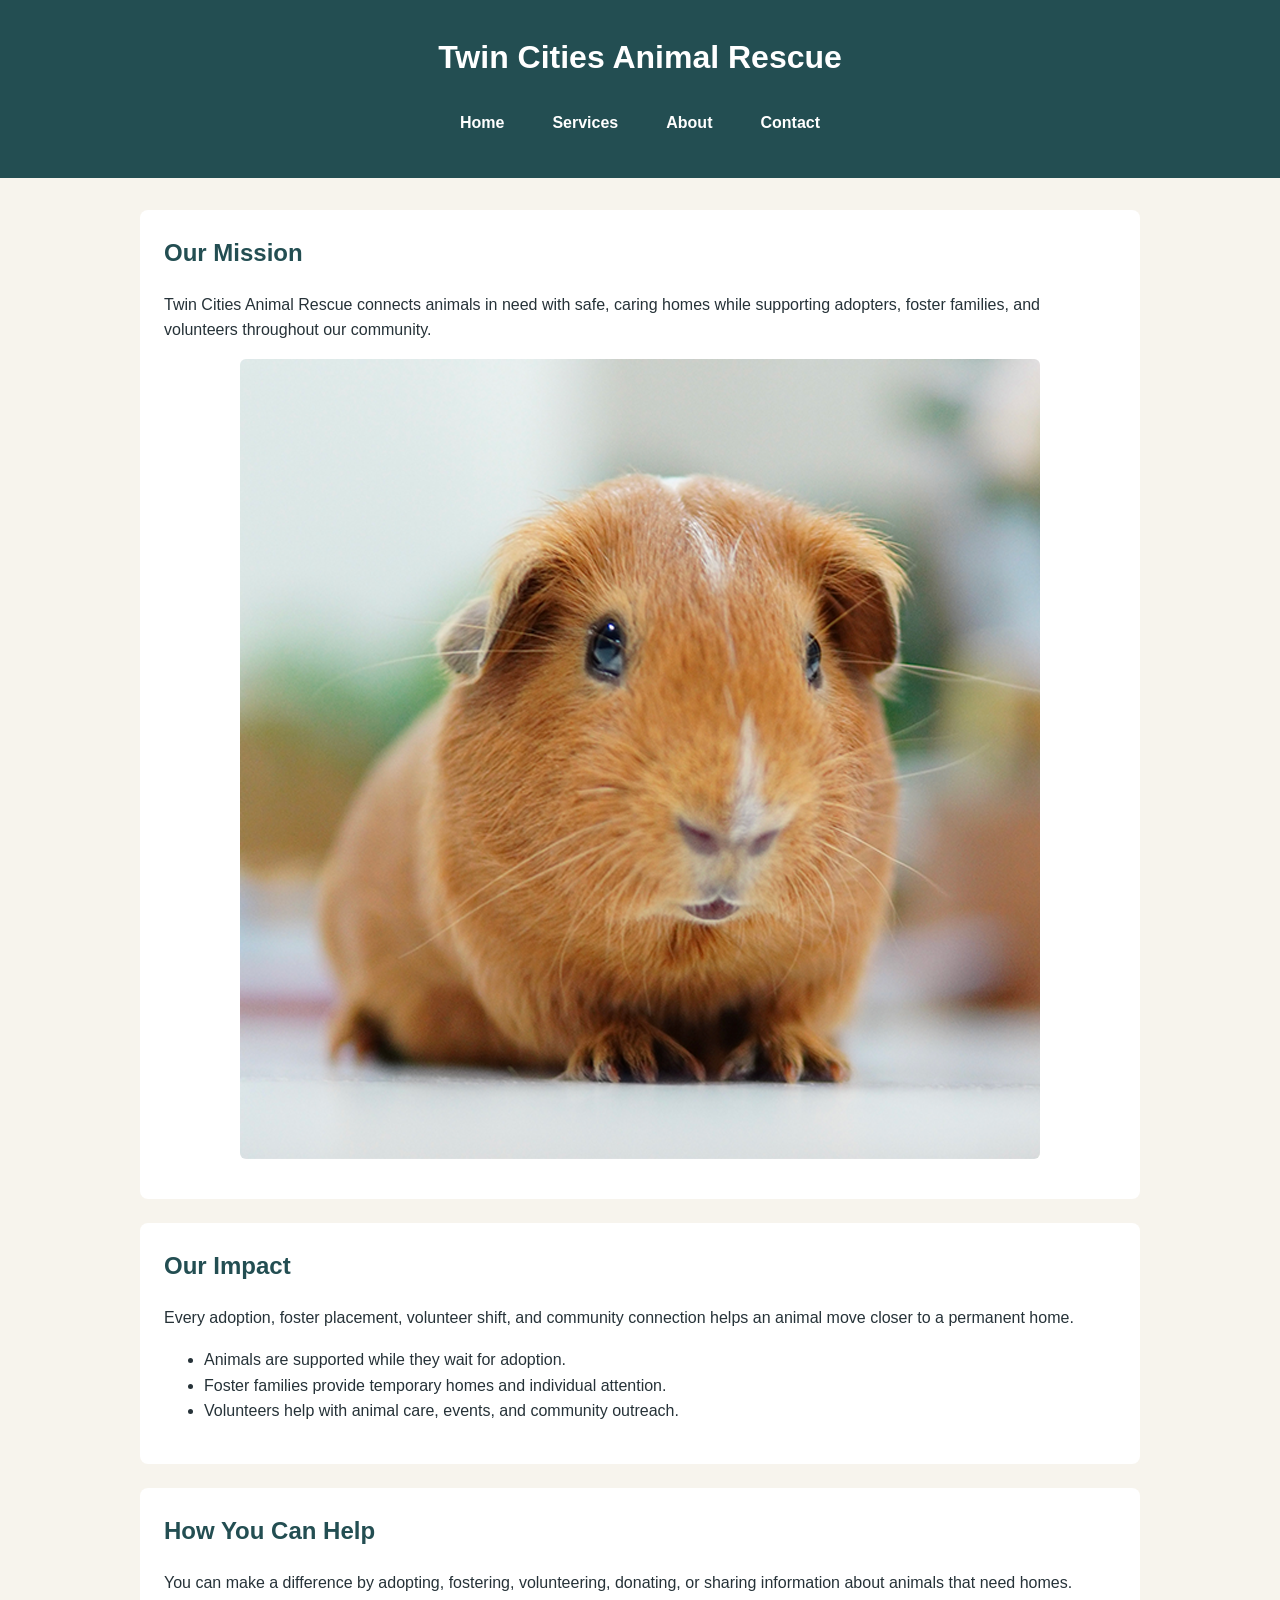
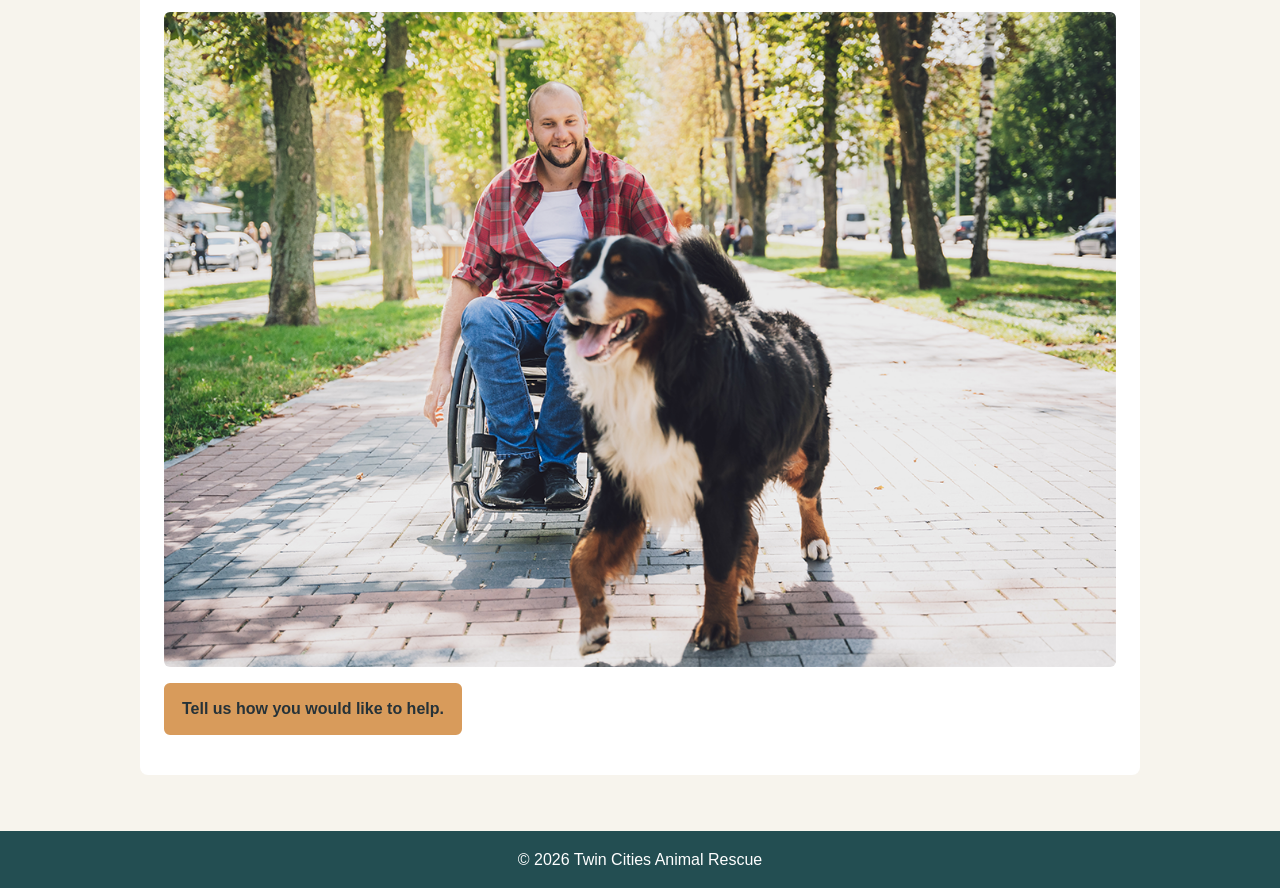
<file: index.html>
<!DOCTYPE html>
<html lang="en">
<head>
  <meta charset="UTF-8">
  <meta name="viewport" content="width=device-width, initial-scale=1.0">
  <title>Twin Cities Animal Rescue | Home</title>
  <link rel="stylesheet" href="styles.css">
</head>
<body>
  <header>
    <h1>Twin Cities Animal Rescue</h1>
    <nav aria-label="Primary">
      <ul>
        <li><a href="index.html">Home</a></li>
        <li><a href="services.html">Services</a></li>
        <li><a href="about.html">About</a></li>
        <li><a href="contact.html">Contact</a></li>
      </ul>
    </nav>
  </header>

  <main>
    <section>
      <h2>Our Mission</h2>
      <p>Twin Cities Animal Rescue connects animals in need with safe, caring homes while supporting adopters, foster families, and volunteers throughout our community.</p>
      <img src="rescue-pet_c.png" alt="Adoptable rescue pet waiting for a caring home">
    </section>

    <section>
      <h2>Our Impact</h2>
      <p>Every adoption, foster placement, volunteer shift, and community connection helps an animal move closer to a permanent home.</p>
      <ul>
        <li>Animals are supported while they wait for adoption.</li>
        <li>Foster families provide temporary homes and individual attention.</li>
        <li>Volunteers help with animal care, events, and community outreach.</li>
      </ul>
    </section>

    <section>
      <h2>How You Can Help</h2>
      <p>You can make a difference by adopting, fostering, volunteering, donating, or sharing information about animals that need homes.</p>
      <picture>
        <source media="(min-width: 800px)" srcset="rescue-feature-large_c.png">
        <img src="rescue-feature-small_c.png" alt="Featured rescue animal supported by Twin Cities Animal Rescue">
      </picture>
      <p><a class="action-link" href="contact.html">Tell us how you would like to help.</a></p>
    </section>
  </main>

  <footer>
    <p>&copy; 2026 Twin Cities Animal Rescue</p>
  </footer>
</body>
</html>
</file>
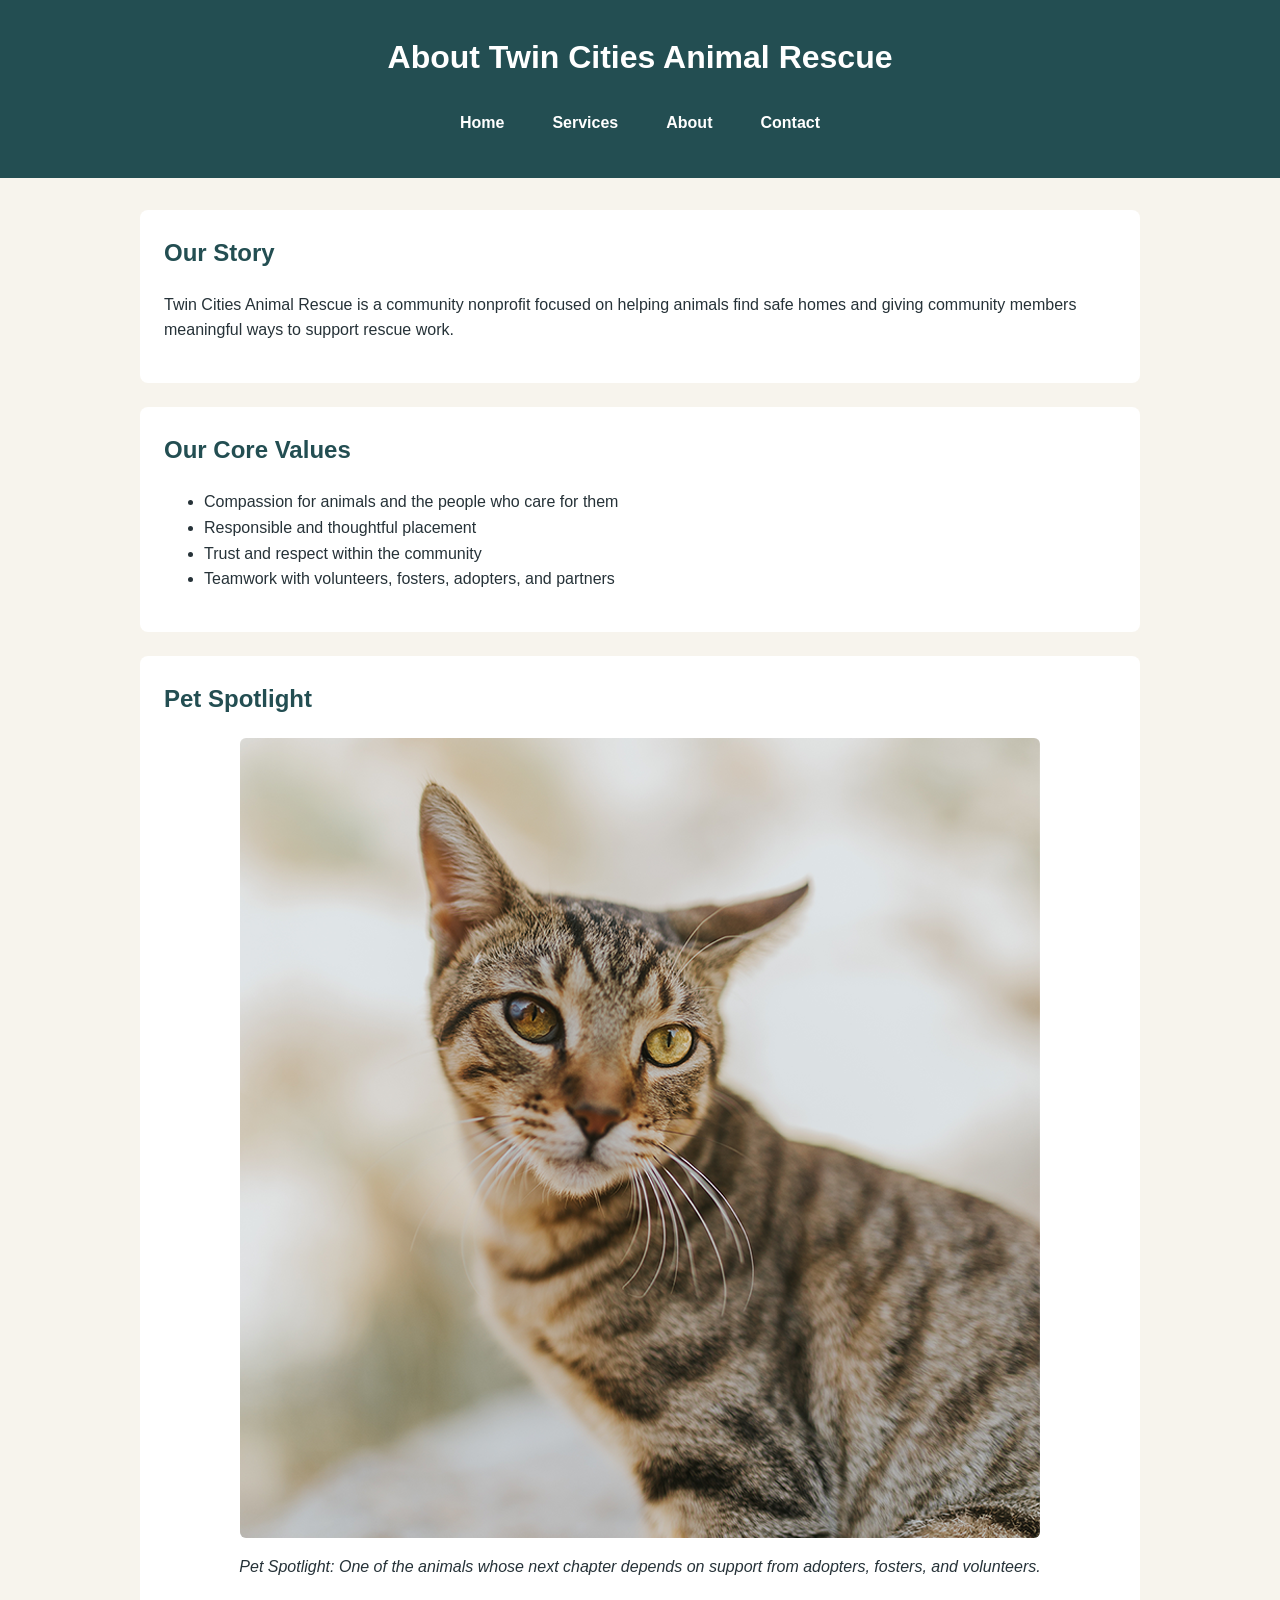
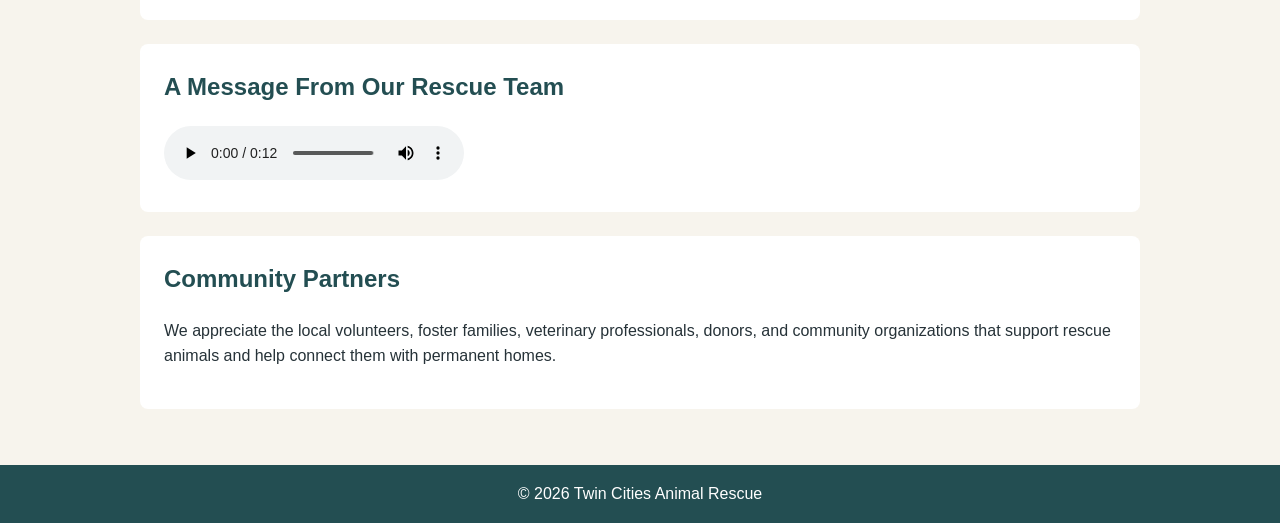
<file: about.html>
<!DOCTYPE html>
<html lang="en">
<head>
  <meta charset="UTF-8">
  <meta name="viewport" content="width=device-width, initial-scale=1.0">
  <title>Twin Cities Animal Rescue | About</title>
  <link rel="stylesheet" href="styles.css">
</head>
<body>
  <header>
    <h1>About Twin Cities Animal Rescue</h1>
    <nav aria-label="Primary">
      <ul>
        <li><a href="index.html">Home</a></li>
        <li><a href="services.html">Services</a></li>
        <li><a href="about.html">About</a></li>
        <li><a href="contact.html">Contact</a></li>
      </ul>
    </nav>
  </header>

  <main>
    <section>
      <h2>Our Story</h2>
      <p>Twin Cities Animal Rescue is a community nonprofit focused on helping animals find safe homes and giving community members meaningful ways to support rescue work.</p>
    </section>

    <section>
      <h2>Our Core Values</h2>
      <ul>
        <li>Compassion for animals and the people who care for them</li>
        <li>Responsible and thoughtful placement</li>
        <li>Trust and respect within the community</li>
        <li>Teamwork with volunteers, fosters, adopters, and partners</li>
      </ul>
    </section>

    <section>
      <h2>Pet Spotlight</h2>
      <figure>
        <img src="rescue-pet-spotlight_c.png" alt="Rescue pet featured in the Twin Cities Animal Rescue pet spotlight">
        <figcaption>Pet Spotlight: One of the animals whose next chapter depends on support from adopters, fosters, and volunteers.</figcaption>
      </figure>
    </section>

    <section>
      <h2>A Message From Our Rescue Team</h2>
      <audio controls>
    <source src="rescue-message_c.mp3" type="audio/mpeg">
    Your browser does not support the audio element. Please contact Twin Cities Animal Rescue for information about volunteering, fostering, or adoption.
</audio>
    </section>

    <section>
      <h2>Community Partners</h2>
      <p>We appreciate the local volunteers, foster families, veterinary professionals, donors, and community organizations that support rescue animals and help connect them with permanent homes.</p>
    </section>
  </main>

  <footer>
    <p>&copy; 2026 Twin Cities Animal Rescue</p>
  </footer>
</body>
</html>
</file>
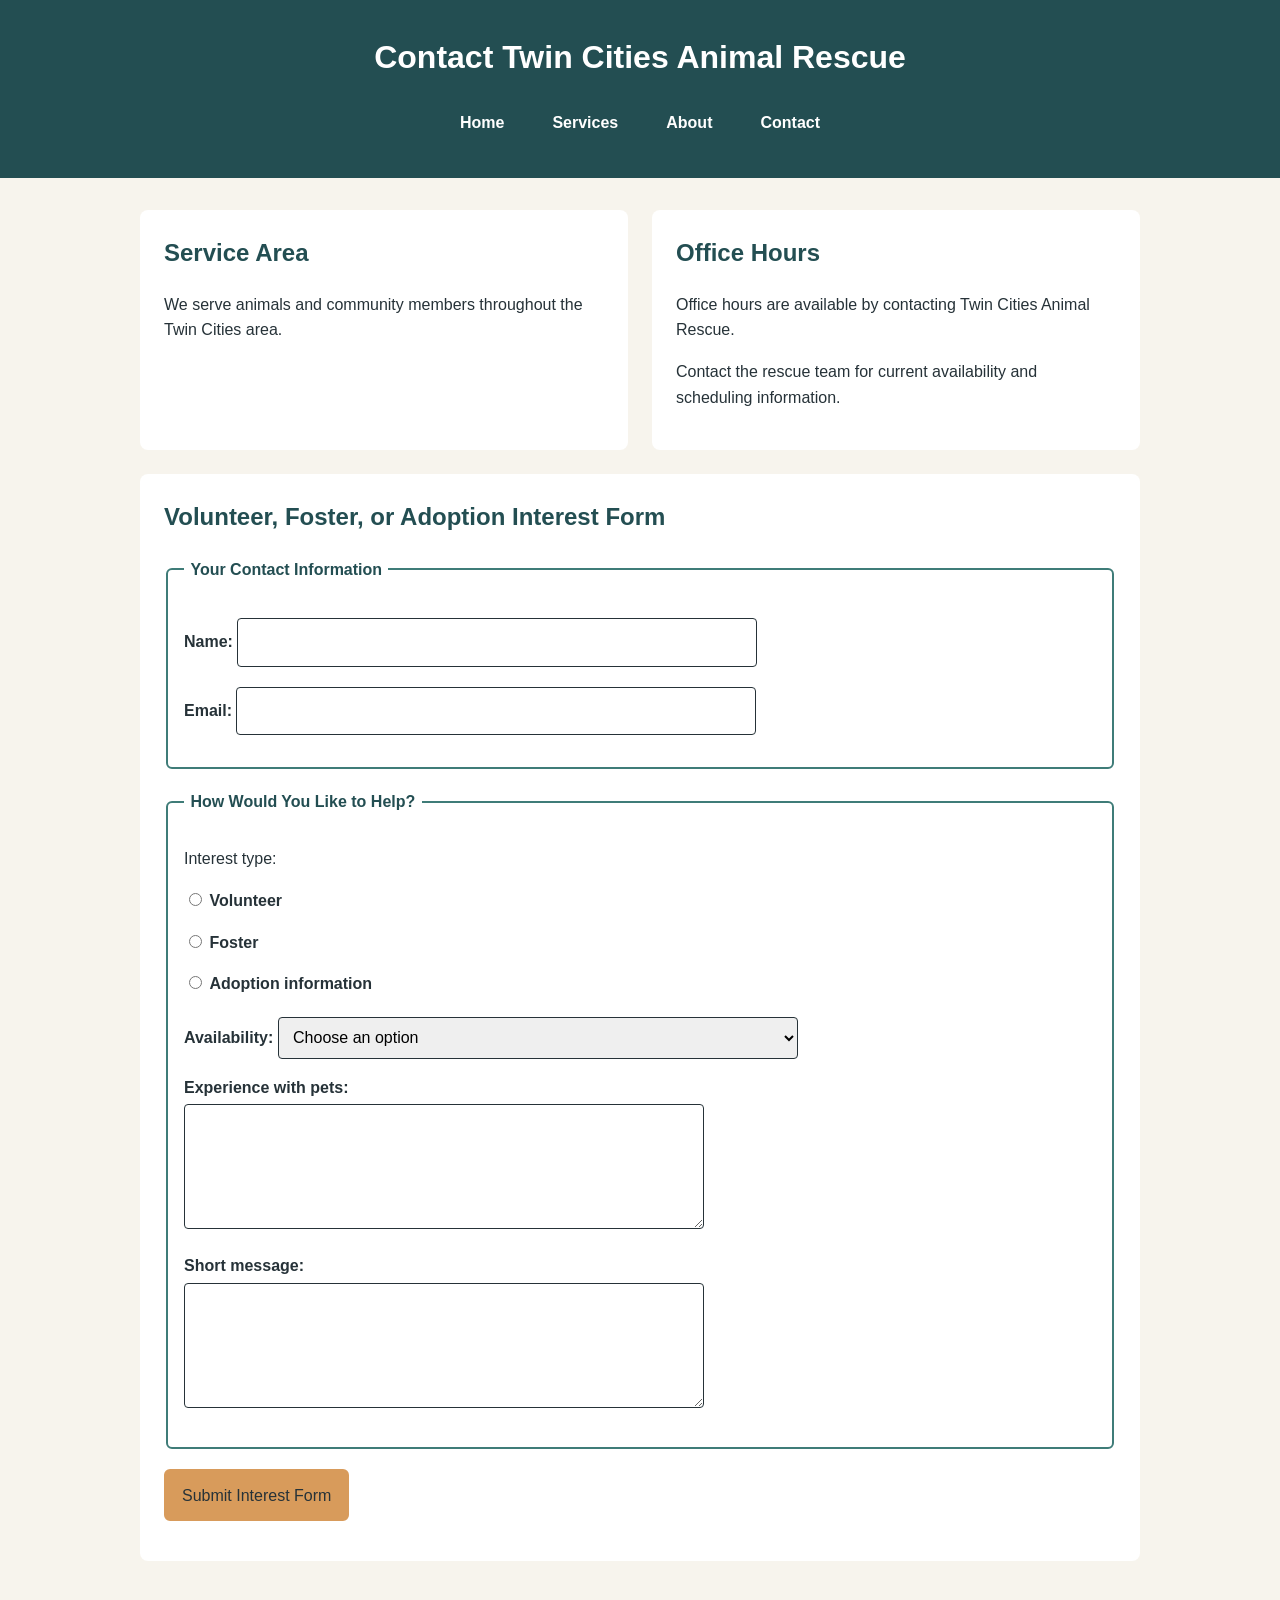
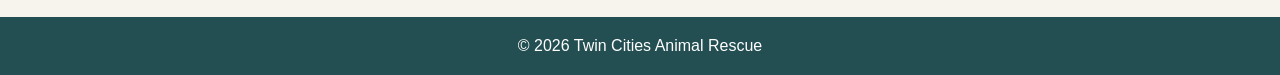
<file: contact.html>
<!DOCTYPE html>
<html lang="en">
<head>
  <meta charset="UTF-8">
  <meta name="viewport" content="width=device-width, initial-scale=1.0">
  <title>Twin Cities Animal Rescue | Contact</title>
  <link rel="stylesheet" href="styles.css">
</head>
<body>
  <header>
    <h1>Contact Twin Cities Animal Rescue</h1>
    <nav aria-label="Primary">
      <ul>
        <li><a href="index.html">Home</a></li>
        <li><a href="services.html">Services</a></li>
        <li><a href="about.html">About</a></li>
        <li><a href="contact.html">Contact</a></li>
      </ul>
    </nav>
  </header>

  <main>
    <div class="contact-info">
      <section>
        <h2>Service Area</h2>
        <p>We serve animals and community members throughout the Twin Cities area.</p>
      </section>

      <section>
        <h2>Office Hours</h2>
        <p>Office hours are available by contacting Twin Cities Animal Rescue.</p>
        <p>Contact the rescue team for current availability and scheduling information.</p>
      </section>
    </div>

    <section>
      <h2>Volunteer, Foster, or Adoption Interest Form</h2>
      <form action="#" method="post" id="interest-form" novalidate>
        <fieldset>
          <legend>Your Contact Information</legend>
          <p>
            <label for="name">Name:</label>
            <input type="text" id="name" name="name" required minlength="2" maxlength="60">
            <span id="name-error" class="error-message" aria-live="polite"></span>
          </p>
          <p>
            <label for="email">Email:</label>
            <input type="email" id="email" name="email" required>
            <span id="email-error" class="error-message" aria-live="polite"></span>
          </p>
        </fieldset>

        <fieldset>
          <legend>How Would You Like to Help?</legend>
          <p>Interest type:</p>
          <p>
            <input type="radio" id="volunteer" name="interest" value="volunteer" required>
            <label for="volunteer">Volunteer</label>
          </p>
          <p>
            <input type="radio" id="foster" name="interest" value="foster">
            <label for="foster">Foster</label>
          </p>
          <p>
            <input type="radio" id="adoption" name="interest" value="adoption">
            <label for="adoption">Adoption information</label>
          </p>
          <p>
            <label for="availability">Availability:</label>
            <select id="availability" name="availability" required>
              <option value="">Choose an option</option>
              <option value="weekdays">Weekdays</option>
              <option value="evenings">Evenings</option>
              <option value="weekends">Weekends</option>
              <option value="flexible">Flexible</option>
            </select>
          </p>
          <p>
            <label for="experience">Experience with pets:</label><br>
            <textarea id="experience" name="experience" rows="4" cols="40" required minlength="10"></textarea>
            <span id="experience-error" class="error-message" aria-live="polite"></span>
          </p>
          <p>
            <label for="message">Short message:</label><br>
            <textarea id="message" name="message" rows="4" cols="40" required minlength="10" maxlength="500"></textarea>
            <span id="message-error" class="error-message" aria-live="polite"></span>
          </p>
        </fieldset>

        <button type="submit">Submit Interest Form</button>
        <p id="form-status" class="status-message" aria-live="polite"></p>
      </form>
    </section>
  </main>

  <footer>
    <p>&copy; 2026 Twin Cities Animal Rescue</p>
  </footer>
  <script src="script.js"></script>
</body>
</html>
</file>
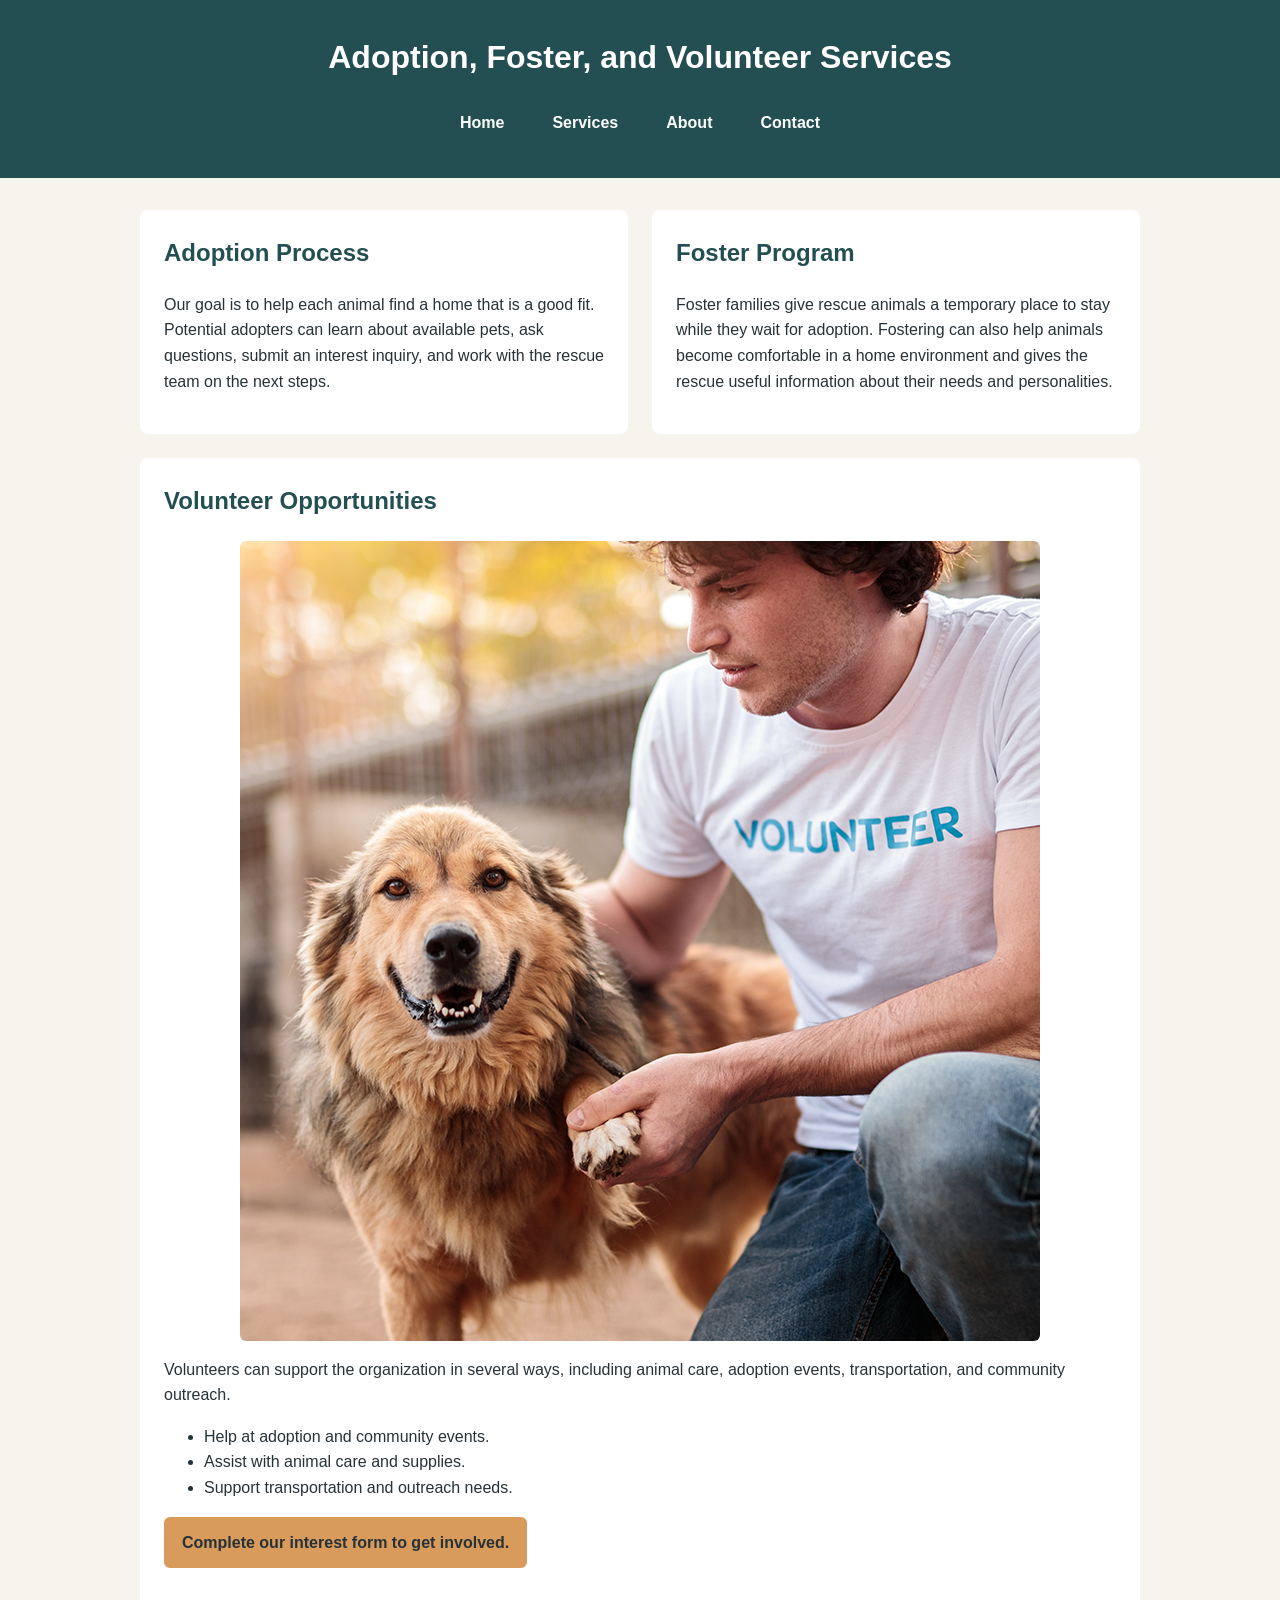
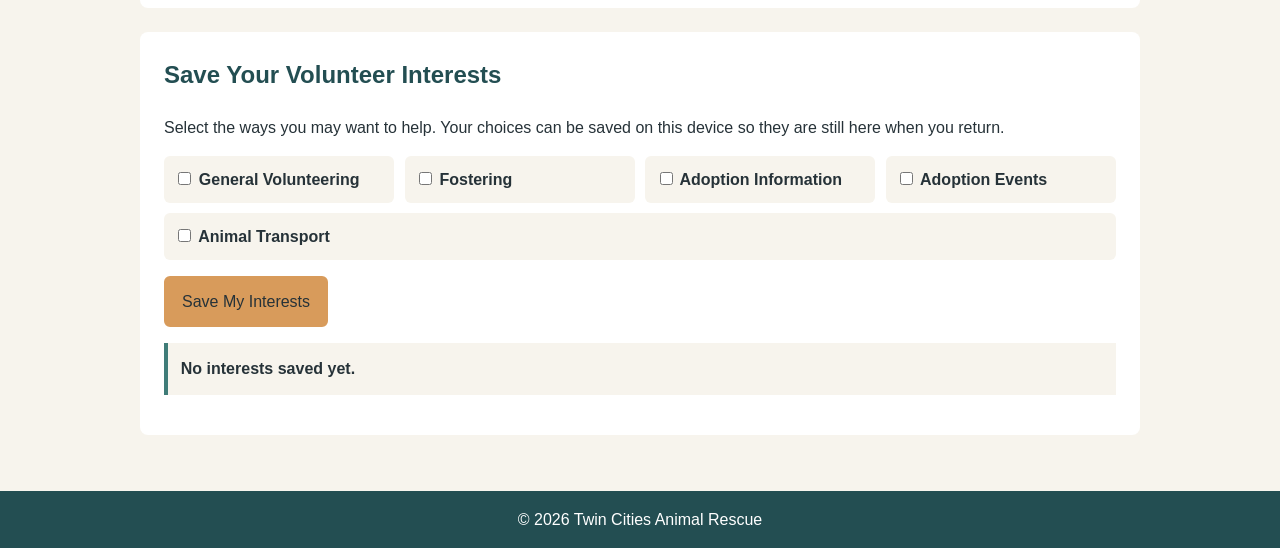
<file: services.html>
<!DOCTYPE html>
<html lang="en">
<head>
  <meta charset="UTF-8">
  <meta name="viewport" content="width=device-width, initial-scale=1.0">
  <title>Twin Cities Animal Rescue | Services</title>
  <link rel="stylesheet" href="styles.css">
</head>
<body>
  <header>
    <h1>Adoption, Foster, and Volunteer Services</h1>
    <nav aria-label="Primary">
      <ul>
        <li><a href="index.html">Home</a></li>
        <li><a href="services.html">Services</a></li>
        <li><a href="about.html">About</a></li>
        <li><a href="contact.html">Contact</a></li>
      </ul>
    </nav>
  </header>

  <main>
    <div class="service-layout">
      <section>
        <h2>Adoption Process</h2>
        <p>Our goal is to help each animal find a home that is a good fit. Potential adopters can learn about available pets, ask questions, submit an interest inquiry, and work with the rescue team on the next steps.</p>
      </section>

      <section>
        <h2>Foster Program</h2>
        <p>Foster families give rescue animals a temporary place to stay while they wait for adoption. Fostering can also help animals become comfortable in a home environment and gives the rescue useful information about their needs and personalities.</p>
      </section>
    </div>

    <section>
      <h2>Volunteer Opportunities</h2>
      <img src="rescue-volunteer_c.png" alt="Volunteer helping with animals through Twin Cities Animal Rescue">
      <p>Volunteers can support the organization in several ways, including animal care, adoption events, transportation, and community outreach.</p>
      <ul>
        <li>Help at adoption and community events.</li>
        <li>Assist with animal care and supplies.</li>
        <li>Support transportation and outreach needs.</li>
      </ul>
      <p><a class="action-link" href="contact.html">Complete our interest form to get involved.</a></p>
    </section>

    <section id="interest-tracker">
      <h2>Save Your Volunteer Interests</h2>
      <p>Select the ways you may want to help. Your choices can be saved on this device so they are still here when you return.</p>
      <div class="interest-options">
        <label><input type="checkbox" name="tracker-interest" value="volunteer"> General Volunteering</label>
        <label><input type="checkbox" name="tracker-interest" value="foster"> Fostering</label>
        <label><input type="checkbox" name="tracker-interest" value="adoption"> Adoption Information</label>
        <label><input type="checkbox" name="tracker-interest" value="events"> Adoption Events</label>
        <label><input type="checkbox" name="tracker-interest" value="transport"> Animal Transport</label>
      </div>
      <button type="button" id="save-interests">Save My Interests</button>
      <p id="tracker-feedback" class="status-message" aria-live="polite"></p>
      <p id="saved-interests" class="saved-result" aria-live="polite">No interests saved yet.</p>
    </section>
  </main>

  <footer>
    <p>&copy; 2026 Twin Cities Animal Rescue</p>
  </footer>
  <script src="script.js"></script>
</body>
</html>
</file>
<file: styles.css>
/* Twin Cities Animal Rescue - Touchstone 3 */
/* Mobile-first base styles */

* {
  box-sizing: border-box;
}

body {
  margin: 0;
  font-family: Arial, Helvetica, sans-serif;
  line-height: 1.6;
  color: #263238;
  background-color: #f7f4ed;
}

header {
  background-color: #234e52;
  color: #ffffff;
  padding: 1.5rem 1rem;
  text-align: center;
}

header h1 {
  margin: 0 0 1rem;
  font-size: 2rem;
}

nav ul {
  display: flex;
  flex-direction: column;
  gap: 0.5rem;
  list-style: none;
  margin: 0;
  padding: 0;
}

nav a {
  display: block;
  padding: 0.65rem 1rem;
  color: #ffffff;
  text-decoration: none;
  font-weight: bold;
}

nav a:hover,
nav a:focus {
  background-color: #3f7c78;
  text-decoration: underline;
}

a:focus,
button:focus,
input:focus,
select:focus,
textarea:focus {
  outline: 3px solid #d89b5b;
  outline-offset: 2px;
}

main {
  width: min(92%, 1000px);
  margin: 0 auto;
  padding: 1.5rem 0;
}

section {
  margin-bottom: 1.5rem;
  padding: 1.25rem;
  background-color: #ffffff;
  border-radius: 8px;
}

h2 {
  margin-top: 0;
  color: #234e52;
}

img,
picture img,
video {
  display: block;
  max-width: 100%;
  height: auto;
  margin: 1rem auto;
  border-radius: 6px;
}

figure {
  margin: 1rem 0;
}

figcaption {
  margin-top: 0.5rem;
  text-align: center;
  font-style: italic;
}

.action-link,
button {
  display: inline-block;
  background-color: #d89b5b;
  color: #263238;
  padding: 0.7rem 1rem;
  border: 2px solid #d89b5b;
  border-radius: 6px;
  font-weight: bold;
  text-decoration: none;
}

.action-link:hover,
.action-link:focus,
button:hover,
button:focus {
  background-color: #ffffff;
  color: #234e52;
}

fieldset {
  margin-bottom: 1.25rem;
  padding: 1rem;
  border: 2px solid #3f7c78;
  border-radius: 6px;
}

legend {
  padding: 0 0.4rem;
  color: #234e52;
  font-weight: bold;
}

label {
  font-weight: bold;
}

input[type="text"],
input[type="email"],
select,
textarea {
  width: 100%;
  max-width: 520px;
  padding: 0.65rem;
  margin-top: 0.25rem;
  border: 1px solid #263238;
  border-radius: 4px;
  font: inherit;
}

textarea {
  resize: vertical;
}

button {
  cursor: pointer;
  font: inherit;
}

footer {
  padding: 1rem;
  background-color: #234e52;
  color: #ffffff;
  text-align: center;
}

footer p {
  margin: 0;
}

/* Larger-screen layout */
@media (min-width: 700px) {
  header {
    padding: 2rem;
  }

  nav ul {
    flex-direction: row;
    justify-content: center;
    flex-wrap: wrap;
    gap: 1rem;
  }

  main {
    padding: 2rem 0;
  }

  .service-layout,
  .contact-info {
    display: flex;
    gap: 1.5rem;
  }

  .service-layout section,
  .contact-info section {
    flex: 1;
  }

  section {
    padding: 1.5rem;
  }
}


/* Touchstone 4 interactive feature and validation */
.interest-options {
  display: flex;
  flex-direction: column;
  gap: 0.65rem;
  margin: 1rem 0;
}

.interest-options label {
  padding: 0.65rem;
  background-color: #f7f4ed;
  border-radius: 6px;
}

.saved-result {
  padding: 0.8rem;
  border-left: 4px solid #3f7c78;
  background-color: #f7f4ed;
  font-weight: bold;
}

.status-message {
  font-weight: bold;
  color: #234e52;
}

.error-message {
  display: block;
  margin-top: 0.25rem;
  color: #9b1c1c;
  font-weight: bold;
}

@media (min-width: 700px) {
  .interest-options {
    flex-direction: row;
    flex-wrap: wrap;
  }

  .interest-options label {
    flex: 1 1 220px;
  }
}
</file>
